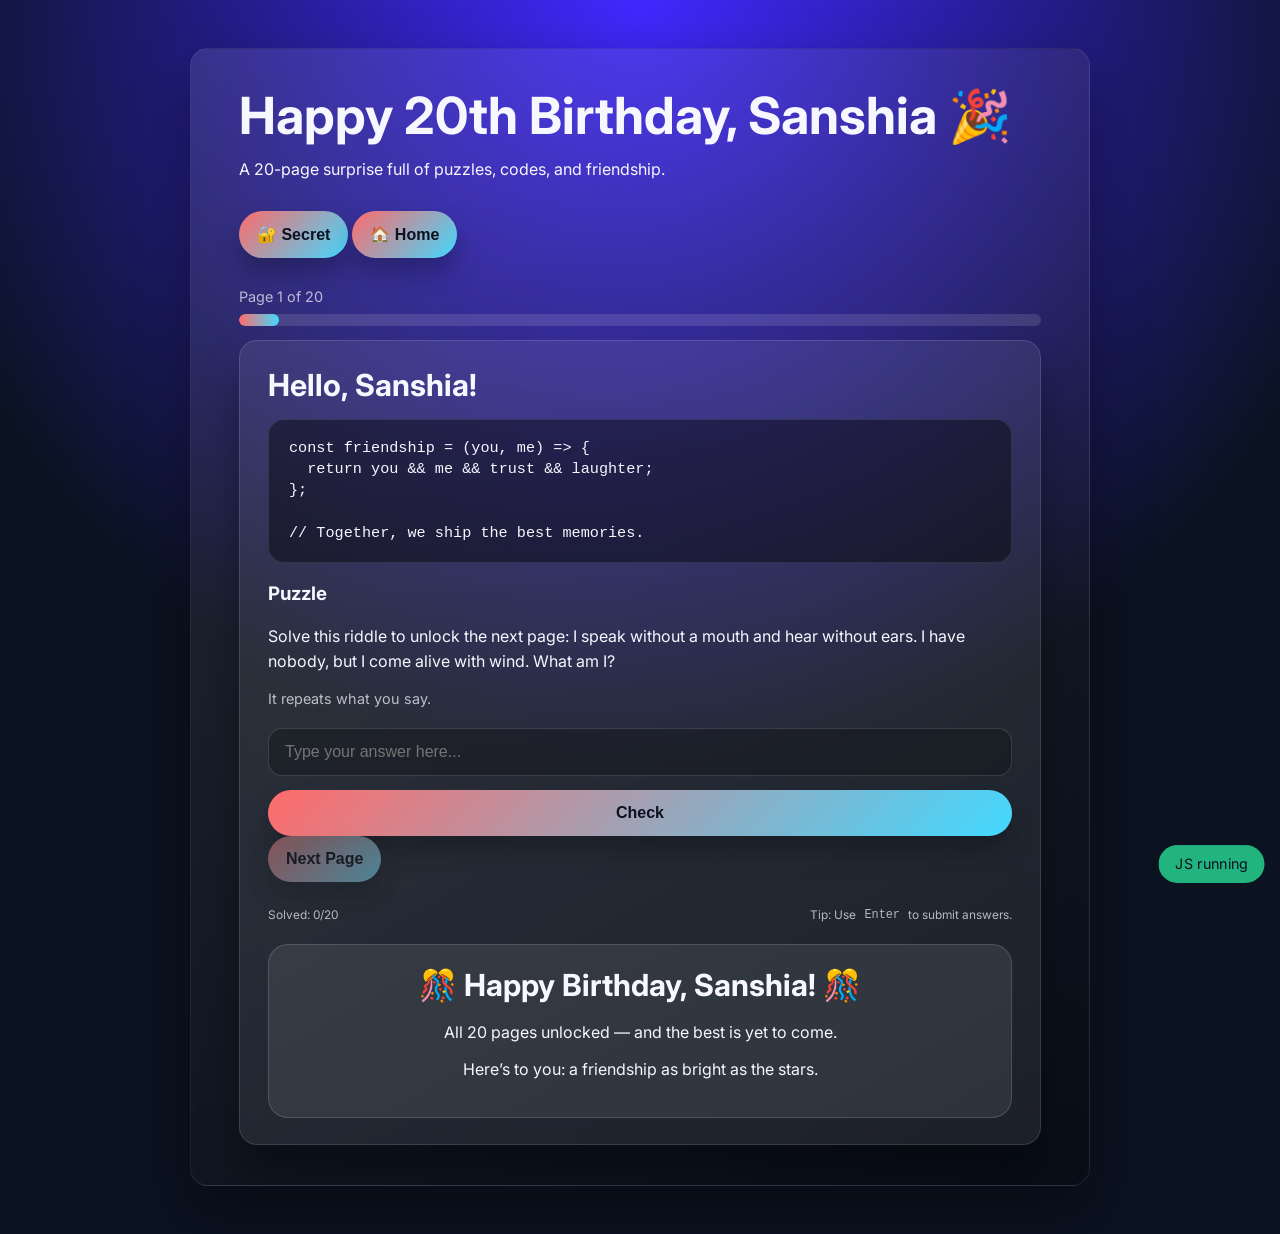
<file: index.html>
<!DOCTYPE html>
<html lang="en">
  <head>
    <meta charset="UTF-8" />
    <meta http-equiv="refresh" content="0; url=./docs/" />
    <meta name="viewport" content="width=device-width, initial-scale=1" />
    <title>Redirecting…</title>
  </head>
  <body>
    <p>
      Redirecting to the birthday card… <a href="./docs/">Click here if you are not redirected.</a>
    </p>
  </body>
</html>
</file>
<file: docs/style.css>
/* A clean, modern responsive style for the birthday card */
:root {
  --bg: #0b1220;
  --card: rgba(255, 255, 255, 0.08);
  --card-strong: rgba(255, 255, 255, 0.16);
  --text: #f6f7ff;
  --muted: rgba(246, 247, 255, 0.7);
  --accent: #ff6b6b;
  --accent2: #42d9ff;
  --shadow: 0 24px 60px rgba(0, 0, 0, 0.35);
  --radius: 18px;
  --max-width: 900px;
}

* {
  box-sizing: border-box;
}

body {
  margin: 0;
  min-height: 100vh;
  font-family: "Inter", system-ui, -apple-system, BlinkMacSystemFont, "Segoe UI", sans-serif;
  background: radial-gradient(circle at top, #4029ff, #0b1220 55%);
  color: var(--text);
  display: flex;
  align-items: center;
  justify-content: center;
  padding: 48px 24px;
}

a {
  color: inherit;
  text-decoration: none;
}

.container {
  width: 100%;
  max-width: var(--max-width);
  padding: 40px 48px;
  background: linear-gradient(150deg, rgba(255, 255, 255, 0.10), rgba(0, 0, 0, 0.24));
  border: 1px solid rgba(255, 255, 255, 0.08);
  border-radius: var(--radius);
  box-shadow: var(--shadow);
  position: relative;
  overflow: hidden;
}

header {
  display: flex;
  flex-wrap: wrap;
  gap: 16px;
  align-items: flex-start;
  justify-content: space-between;
}

h1 {
  margin: 0;
  font-size: clamp(2rem, 5vw, 3.2rem);
  line-height: 1.05;
}

h2 {
  margin: 0 0 16px;
  font-size: clamp(1.4rem, 3vw, 1.9rem);
}

.progress {
  margin: 28px 0 14px;
}

.progress span {
  display: inline-block;
  font-size: 0.9rem;
  color: var(--muted);
}

.progress-bar {
  height: 12px;
  border-radius: 999px;
  background: rgba(255, 255, 255, 0.12);
  overflow: hidden;
  margin-top: 8px;
}

.progress-bar > div {
  height: 100%;
  width: 0;
  background: linear-gradient(90deg, var(--accent), var(--accent2));
  border-radius: 999px;
  transition: width 400ms ease;
}

.card {
  padding: 26px 28px;
  border-radius: var(--radius);
  background: var(--card);
  border: 1px solid rgba(255, 255, 255, 0.12);
  backdrop-filter: blur(14px);
  box-shadow: 0 30px 40px rgba(0, 0, 0, 0.35);
}

.card pre {
  margin: 1rem 0;
  padding: 18px 20px;
  border-radius: 16px;
  background: rgba(0, 0, 0, 0.42);
  border: 1px solid rgba(255, 255, 255, 0.1);
  font-family: ui-monospace, SFMono-Regular, Menlo, Monaco, Consolas, "Liberation Mono", "Courier New", monospace;
  font-size: 0.95rem;
  line-height: 1.4;
  white-space: pre-wrap;
}

.card p {
  margin: 0.75rem 0;
  line-height: 1.6;
}

.card .hint {
  margin-top: 0.5rem;
  font-size: 0.9rem;
  color: rgba(246, 247, 255, 0.72);
}

.input-group {
  display: grid;
  gap: 14px;
  margin-top: 18px;
}

input[type="text"], input[type="number"] {
  width: 100%;
  padding: 14px 16px;
  border-radius: 14px;
  border: 1px solid rgba(255, 255, 255, 0.14);
  background: rgba(0, 0, 0, 0.25);
  color: var(--text);
  font-size: 1rem;
  outline: none;
}

input[type="text"]:focus,
input[type="number"]:focus {
  border-color: rgba(255, 255, 255, 0.32);
  box-shadow: 0 0 0 3px rgba(66, 217, 255, 0.18);
}

button {
  cursor: pointer;
  border: none;
  padding: 14px 18px;
  border-radius: 999px;
  font-size: 1rem;
  font-weight: 600;
  background: linear-gradient(135deg, var(--accent), var(--accent2));
  color: #0b1220;
  transition: transform 160ms ease, filter 160ms ease;
  box-shadow: 0 15px 25px rgba(0, 0, 0, 0.25);
}

button:disabled {
  opacity: 0.55;
  cursor: not-allowed;
  transform: none;
  filter: grayscale(0.35);
}

button:hover:not(:disabled) {
  transform: translateY(-1px);
}

.meta {
  margin-top: 26px;
  display: flex;
  flex-wrap: wrap;
  gap: 10px;
  justify-content: space-between;
  font-size: 0.89rem;
  color: var(--muted);
}

.meta small {
  display: inline-flex;
  align-items: center;
  gap: 8px;
}

.celebrate {
  margin-top: 22px;
  padding: 22px;
  text-align: center;
  border-radius: 20px;
  border: 1px solid rgba(255, 255, 255, 0.15);
  background: rgba(255, 255, 255, 0.08);
}

.confetti {
  position: fixed;
  inset: 0;
  pointer-events: none;
  z-index: 999;
}

.modal {
  position: fixed;
  inset: 0;
  display: grid;
  place-items: center;
  background: rgba(11, 18, 32, 0.75);
  padding: 24px;
  z-index: 1000;
  backdrop-filter: blur(8px);
}

.modal[hidden] {
  display: none;
}

.modal-content {
  width: min(580px, 100%);
  max-width: 580px;
  padding: 28px 28px 20px;
  border-radius: 18px;
  background: rgba(255, 255, 255, 0.08);
  border: 1px solid rgba(255, 255, 255, 0.16);
  box-shadow: 0 30px 60px rgba(0, 0, 0, 0.45);
  text-align: center;
}

.modal-content h2 {
  margin: 0 0 10px;
  font-size: clamp(1.6rem, 2.2vw, 2.4rem);
}

.modal-content p {
  margin: 0 0 18px;
  color: rgba(246, 247, 255, 0.82);
  line-height: 1.6;
}

.modal-content button {
  width: 100%;
  padding: 14px 18px;
  border-radius: 999px;
}

.js-status {
  position: fixed;
  bottom: 18px;
  right: 18px;
  padding: 10px 16px;
  border-radius: 999px;
  background: rgba(0, 0, 0, 0.6);
  color: #fff;
  font-size: 0.85rem;
  z-index: 2000;
  pointer-events: none;
  opacity: 0.88;
  transition: transform 200ms ease, opacity 200ms ease;
}

.js-status.running {
  background: rgba(40, 220, 150, 0.92);
  color: #0b1220;
  transform: scale(1.05);
}

@media (max-width: 600px) {
  .container {
    padding: 26px 18px;
  }
}
</file>
